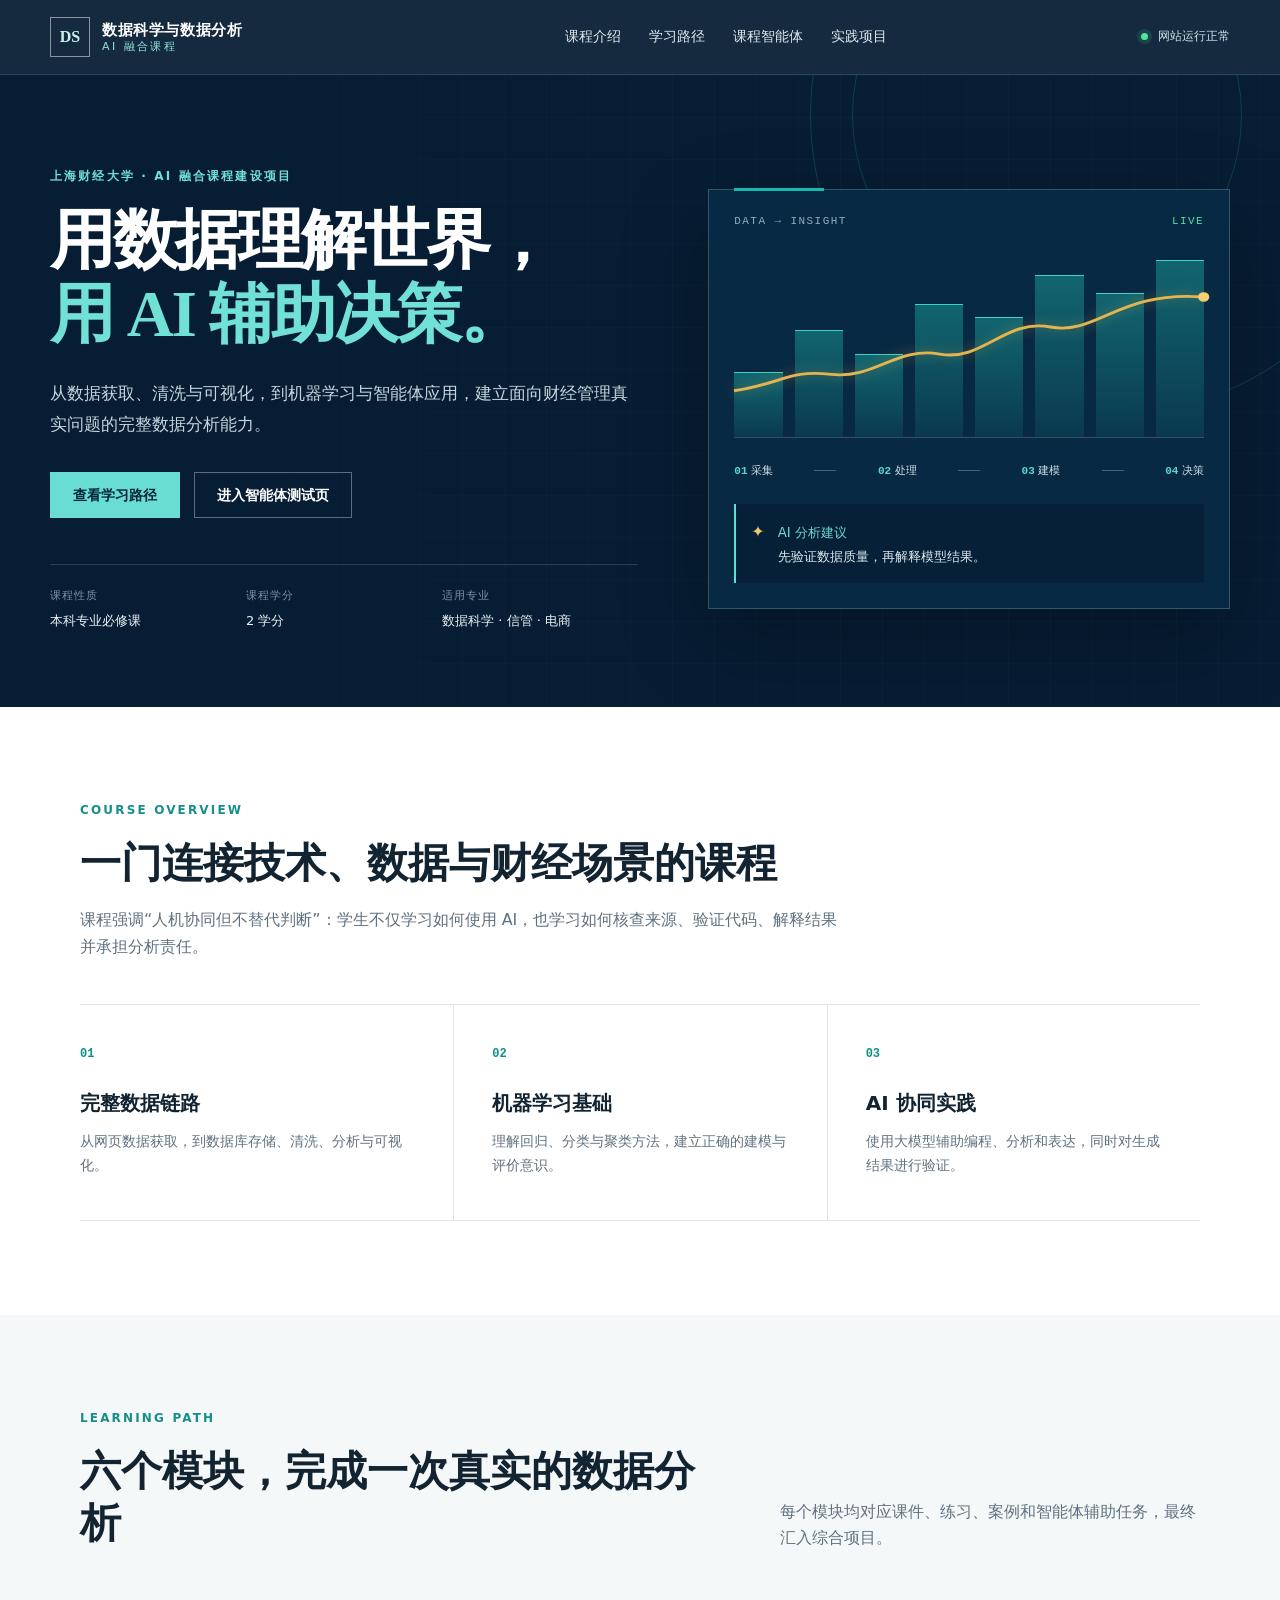
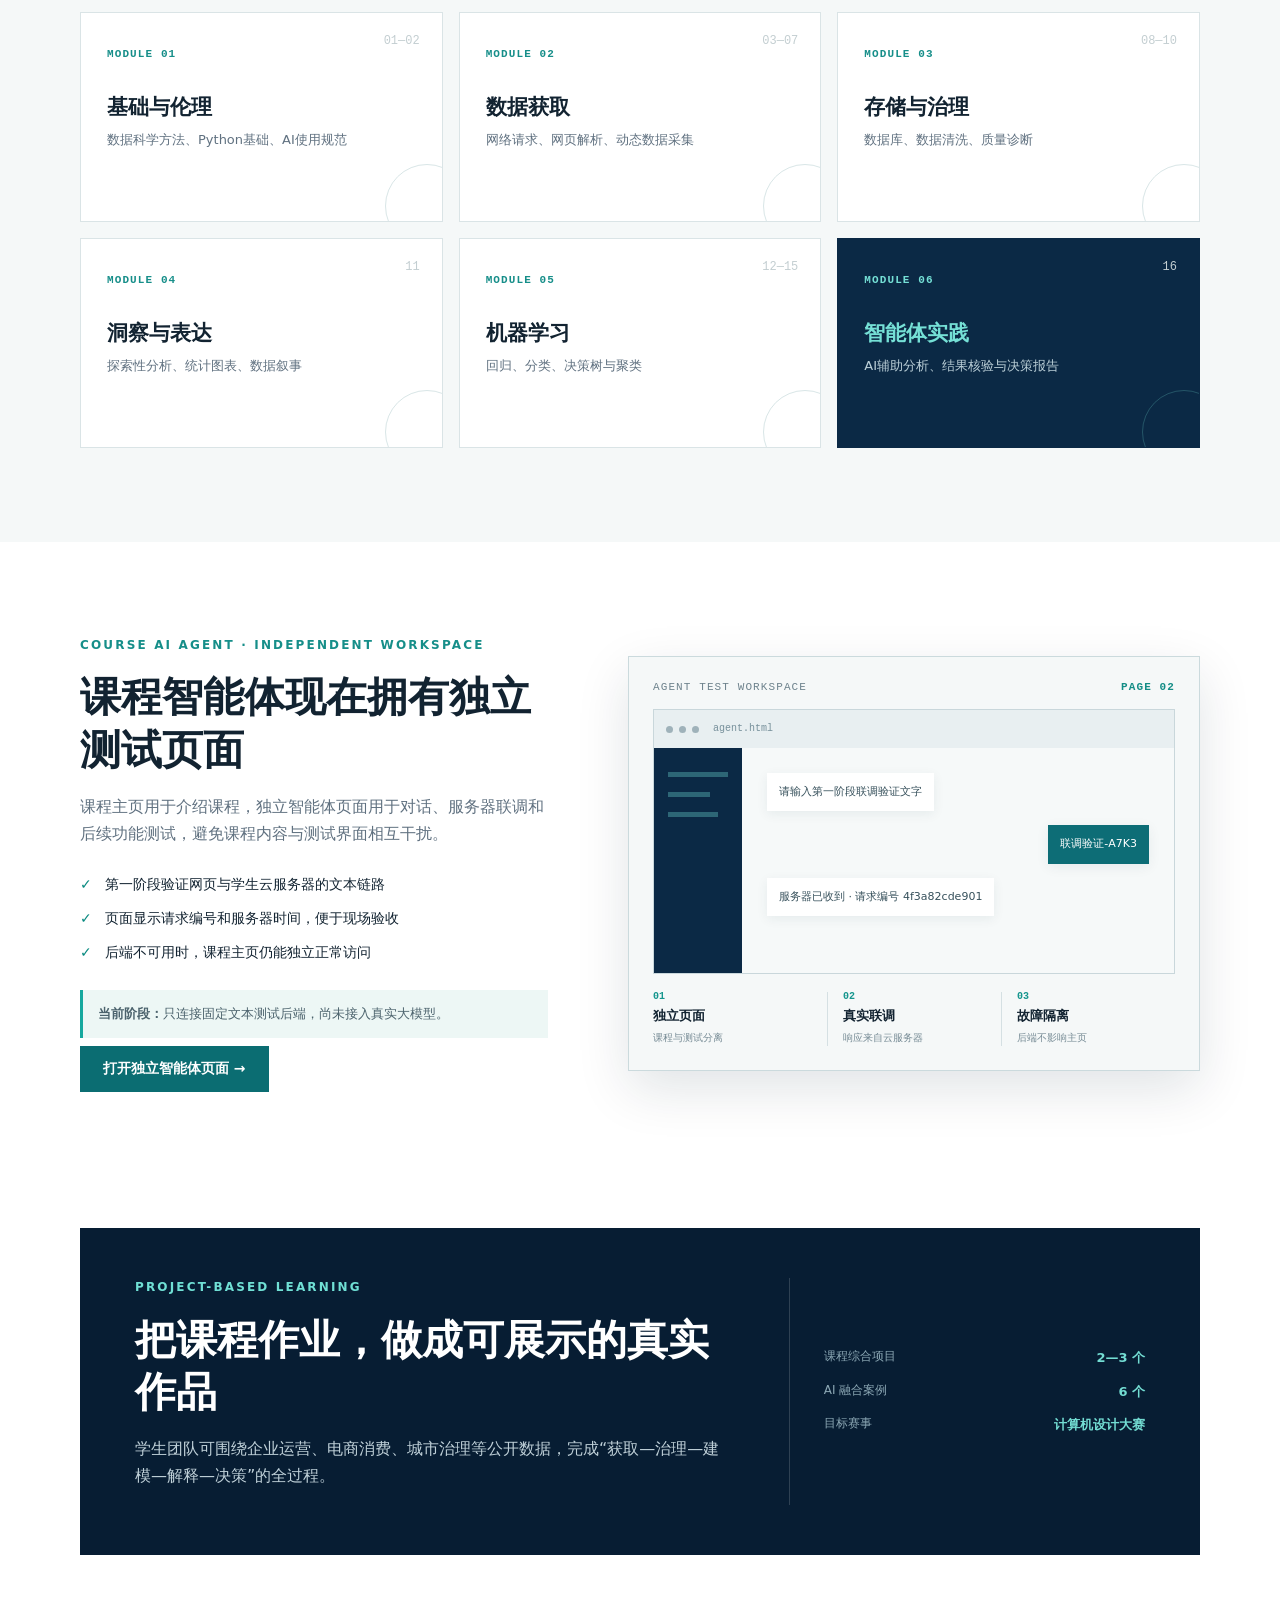
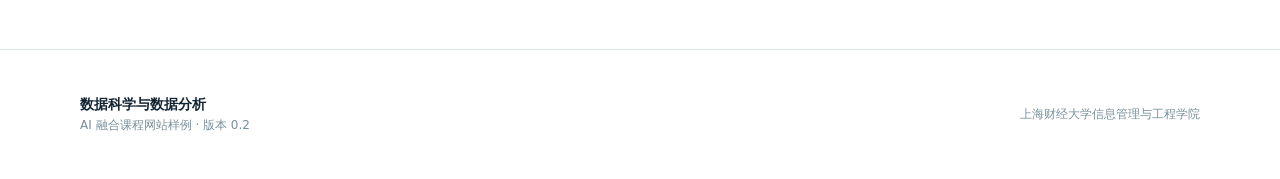
<file: index.html>
<!doctype html>
<html lang="zh-CN">
<head>
  <meta charset="utf-8">
  <meta name="viewport" content="width=device-width, initial-scale=1">
  <meta name="description" content="上海财经大学《数据科学与数据分析》AI融合课程网站样例">
  <title>数据科学与数据分析｜AI融合课程</title>
  <link rel="stylesheet" href="styles.css">
</head>
<body>
  <a class="skip-link" href="#main">跳到主要内容</a>

  <header class="site-header">
    <div class="nav-shell">
      <a class="brand" href="#top" aria-label="返回首页顶部">
        <span class="brand-mark" aria-hidden="true">DS</span>
        <span class="brand-copy">
          <strong>数据科学与数据分析</strong>
          <small>AI 融合课程</small>
        </span>
      </a>
      <button class="menu-button" type="button" aria-expanded="false" aria-controls="main-nav">菜单</button>
      <nav id="main-nav" class="main-nav" aria-label="主导航">
        <a href="#about">课程介绍</a>
        <a href="#path">学习路径</a>
        <a href="https://yuanhy18.github.io/data-science-course-site/agent.html">课程智能体</a>
        <a href="#project">实践项目</a>
      </nav>
      <span class="online-badge"><i aria-hidden="true"></i> 网站运行正常</span>
    </div>
  </header>

  <main id="main">
    <section id="top" class="hero">
      <div class="hero-orbit orbit-one" aria-hidden="true"></div>
      <div class="hero-orbit orbit-two" aria-hidden="true"></div>
      <div class="hero-grid" aria-hidden="true"></div>
      <div class="hero-inner">
        <div class="hero-copy">
          <p class="eyebrow">上海财经大学 · AI 融合课程建设项目</p>
          <h1>用数据理解世界，<br><span>用 AI 辅助决策。</span></h1>
          <p class="hero-lead">从数据获取、清洗与可视化，到机器学习与智能体应用，建立面向财经管理真实问题的完整数据分析能力。</p>
          <div class="hero-actions">
            <a class="button button-primary" href="#path">查看学习路径</a>
            <a class="button button-ghost" href="https://yuanhy18.github.io/data-science-course-site/agent.html">进入智能体测试页</a>
          </div>
          <dl class="hero-facts" aria-label="课程基本信息">
            <div><dt>课程性质</dt><dd>本科专业必修课</dd></div>
            <div><dt>课程学分</dt><dd>2 学分</dd></div>
            <div><dt>适用专业</dt><dd>数据科学 · 信管 · 电商</dd></div>
          </dl>
        </div>

        <aside class="hero-panel" aria-label="课程数据分析流程示意">
          <div class="panel-topline">
            <span>DATA → INSIGHT</span>
            <span class="panel-status">LIVE</span>
          </div>
          <div class="chart-area" aria-hidden="true">
            <div class="chart-bars">
              <i style="--height: 35%"></i><i style="--height: 58%"></i><i style="--height: 45%"></i>
              <i style="--height: 72%"></i><i style="--height: 65%"></i><i style="--height: 88%"></i>
              <i style="--height: 78%"></i><i style="--height: 96%"></i>
            </div>
            <svg class="chart-line" viewBox="0 0 420 150" preserveAspectRatio="none">
              <path d="M0 126 C45 118, 48 104, 87 109 S145 80, 184 88 S242 51, 283 60 S344 22, 420 29" />
              <circle cx="420" cy="29" r="5" />
            </svg>
          </div>
          <div class="flow-row">
            <span><b>01</b> 采集</span><i></i><span><b>02</b> 处理</span><i></i><span><b>03</b> 建模</span><i></i><span><b>04</b> 决策</span>
          </div>
          <div class="insight-card">
            <span class="spark" aria-hidden="true">✦</span>
            <div><small>AI 分析建议</small><p>先验证数据质量，再解释模型结果。</p></div>
          </div>
        </aside>
      </div>
    </section>

    <section id="about" class="section about-section">
      <div class="section-heading">
        <p class="eyebrow">COURSE OVERVIEW</p>
        <h2>一门连接技术、数据与财经场景的课程</h2>
        <p>课程强调“人机协同但不替代判断”：学生不仅学习如何使用 AI，也学习如何核查来源、验证代码、解释结果并承担分析责任。</p>
      </div>
      <div class="value-grid">
        <article><span class="number">01</span><h3>完整数据链路</h3><p>从网页数据获取，到数据库存储、清洗、分析与可视化。</p></article>
        <article><span class="number">02</span><h3>机器学习基础</h3><p>理解回归、分类与聚类方法，建立正确的建模与评价意识。</p></article>
        <article><span class="number">03</span><h3>AI 协同实践</h3><p>使用大模型辅助编程、分析和表达，同时对生成结果进行验证。</p></article>
      </div>
    </section>

    <section id="path" class="section path-section">
      <div class="section-heading heading-row">
        <div><p class="eyebrow">LEARNING PATH</p><h2>六个模块，完成一次真实的数据分析</h2></div>
        <p>每个模块均对应课件、练习、案例和智能体辅助任务，最终汇入综合项目。</p>
      </div>
      <div class="module-grid">
        <article class="module-card"><span>MODULE 01</span><b>基础与伦理</b><p>数据科学方法、Python基础、AI使用规范</p><em>01—02</em></article>
        <article class="module-card"><span>MODULE 02</span><b>数据获取</b><p>网络请求、网页解析、动态数据采集</p><em>03—07</em></article>
        <article class="module-card"><span>MODULE 03</span><b>存储与治理</b><p>数据库、数据清洗、质量诊断</p><em>08—10</em></article>
        <article class="module-card"><span>MODULE 04</span><b>洞察与表达</b><p>探索性分析、统计图表、数据叙事</p><em>11</em></article>
        <article class="module-card"><span>MODULE 05</span><b>机器学习</b><p>回归、分类、决策树与聚类</p><em>12—15</em></article>
        <article class="module-card featured"><span>MODULE 06</span><b>智能体实践</b><p>AI辅助分析、结果核验与决策报告</p><em>16</em></article>
      </div>
    </section>

    <section id="agent" class="section agent-section agent-entry-section">
      <div class="agent-copy">
        <p class="eyebrow">COURSE AI AGENT · INDEPENDENT WORKSPACE</p>
        <h2>课程智能体现在拥有独立测试页面</h2>
        <p>课程主页用于介绍课程，独立智能体页面用于对话、服务器联调和后续功能测试，避免课程内容与测试界面相互干扰。</p>
        <ul>
          <li>第一阶段验证网页与学生云服务器的文本链路</li>
          <li>页面显示请求编号和服务器时间，便于现场验收</li>
          <li>后端不可用时，课程主页仍能独立正常访问</li>
        </ul>
        <div class="prototype-note"><b>当前阶段：</b>只连接固定文本测试后端，尚未接入真实大模型。</div>
        <a class="button button-agent" href="https://yuanhy18.github.io/data-science-course-site/agent.html">打开独立智能体页面 →</a>
      </div>

      <aside class="agent-entry-card" aria-label="独立智能体页面说明">
        <div class="entry-card-topline"><span>AGENT TEST WORKSPACE</span><b>PAGE 02</b></div>
        <div class="entry-window" aria-hidden="true">
          <div class="entry-window-header"><i></i><i></i><i></i><span>agent.html</span></div>
          <div class="entry-window-body">
            <div class="entry-side"><span></span><span></span><span></span></div>
            <div class="entry-chat">
              <p class="entry-message">请输入第一阶段联调验证文字</p>
              <p class="entry-message entry-message-user">联调验证-A7K3</p>
              <p class="entry-message">服务器已收到 · 请求编号 4f3a82cde901</p>
            </div>
          </div>
        </div>
        <div class="entry-stats">
          <div><span>01</span><b>独立页面</b><small>课程与测试分离</small></div>
          <div><span>02</span><b>真实联调</b><small>响应来自云服务器</small></div>
          <div><span>03</span><b>故障隔离</b><small>后端不影响主页</small></div>
        </div>
      </aside>
    </section>

    <section id="project" class="section project-section">
      <div class="project-banner">
        <div>
          <p class="eyebrow">PROJECT-BASED LEARNING</p>
          <h2>把课程作业，做成可展示的真实作品</h2>
          <p>学生团队可围绕企业运营、电商消费、城市治理等公开数据，完成“获取—治理—建模—解释—决策”的全过程。</p>
        </div>
        <div class="project-meta">
          <span>课程综合项目</span><strong>2—3 个</strong>
          <span>AI 融合案例</span><strong>6 个</strong>
          <span>目标赛事</span><strong>计算机设计大赛</strong>
        </div>
      </div>
    </section>
  </main>

  <footer class="site-footer">
    <div><strong>数据科学与数据分析</strong><span>AI 融合课程网站样例 · 版本 0.2</span></div>
    <p>上海财经大学信息管理与工程学院</p>
  </footer>

  <script src="app.js"></script>
</body>
</html>
</file>
<file: styles.css>
:root {
  --navy: #071d33;
  --navy-2: #0b2945;
  --blue: #0c5d86;
  --teal: #18b9ad;
  --teal-light: #c8f4ed;
  --gold: #d8a842;
  --ink: #122331;
  --muted: #607180;
  --line: #dce5e9;
  --paper: #f5f8f8;
  --white: #fff;
  --shadow: 0 18px 50px rgba(5, 34, 53, .12);
}

* { box-sizing: border-box; }
html { scroll-behavior: smooth; }
body {
  margin: 0;
  color: var(--ink);
  background: var(--white);
  font-family: "Microsoft YaHei", "PingFang SC", system-ui, sans-serif;
  line-height: 1.65;
}
button, input { font: inherit; }
a { color: inherit; }
.skip-link { position: fixed; top: -60px; left: 12px; z-index: 100; padding: 8px 12px; background: #fff; }
.skip-link:focus { top: 12px; }
.sr-only { position: absolute; width: 1px; height: 1px; overflow: hidden; clip: rect(0,0,0,0); }

.site-header {
  position: sticky;
  top: 0;
  z-index: 50;
  color: #fff;
  background: rgba(7, 29, 51, .94);
  border-bottom: 1px solid rgba(255,255,255,.12);
  backdrop-filter: blur(14px);
}
.nav-shell { width: min(1180px, calc(100% - 40px)); min-height: 74px; margin: auto; display: flex; align-items: center; gap: 28px; }
.brand { display: flex; align-items: center; gap: 12px; min-width: 260px; text-decoration: none; }
.brand-mark { display: grid; place-items: center; width: 40px; height: 40px; border: 1px solid rgba(255,255,255,.5); color: var(--teal-light); font-family: Georgia, serif; font-weight: 700; }
.brand-copy { display: flex; flex-direction: column; line-height: 1.25; }
.brand-copy strong { font-size: 15px; letter-spacing: .04em; }
.brand-copy small { color: #8ee4dc; font-size: 11px; letter-spacing: .22em; }
.main-nav { display: flex; align-items: center; justify-content: center; gap: 28px; flex: 1; }
.main-nav a { color: #dfe9ee; font-size: 14px; text-decoration: none; }
.main-nav a:hover, .main-nav a:focus { color: #70e0d5; }
.main-nav a.nav-active { color: #70e0d5; }
.online-badge { white-space: nowrap; color: #cde4e8; font-size: 12px; }
.online-badge i, .chat-header small i { display: inline-block; width: 7px; height: 7px; margin-right: 6px; border-radius: 50%; background: #50e69e; box-shadow: 0 0 0 4px rgba(80,230,158,.13); }
.menu-button { display: none; color: #fff; border: 1px solid rgba(255,255,255,.3); background: transparent; }

.hero { position: relative; overflow: hidden; color: #fff; background: var(--navy); }
.hero-grid { position: absolute; inset: 0; opacity: .12; background-image: linear-gradient(rgba(255,255,255,.15) 1px, transparent 1px), linear-gradient(90deg, rgba(255,255,255,.15) 1px, transparent 1px); background-size: 42px 42px; mask-image: linear-gradient(to right, transparent, #000 48%, #000); }
.hero-orbit { position: absolute; border: 1px solid rgba(50,213,196,.18); border-radius: 50%; }
.orbit-one { width: 600px; height: 600px; right: -130px; top: -260px; }
.orbit-two { width: 390px; height: 390px; right: 38px; top: -155px; }
.hero-inner { position: relative; width: min(1180px, calc(100% - 40px)); min-height: 630px; margin: auto; padding: 92px 0 76px; display: grid; grid-template-columns: 1.06fr .94fr; gap: 70px; align-items: center; }
.eyebrow { margin: 0 0 16px; color: #168e89; font-size: 12px; font-weight: 700; letter-spacing: .18em; }
.hero .eyebrow, .project-banner .eyebrow { color: #70e0d5; }
.hero h1 { margin: 0; max-width: 680px; font-family: Georgia, "Songti SC", serif; font-size: clamp(45px, 5.1vw, 73px); line-height: 1.14; letter-spacing: -.035em; }
.hero h1 span { color: #71e0d5; }
.hero-lead { max-width: 650px; margin: 26px 0 32px; color: #c4d5dd; font-size: 17px; line-height: 1.85; }
.hero-actions { display: flex; gap: 14px; }
.button { display: inline-flex; min-height: 46px; padding: 0 22px; align-items: center; justify-content: center; border: 1px solid transparent; text-decoration: none; font-size: 14px; font-weight: 700; }
.button-primary { color: #06243a; background: #69ddd2; }
.button-primary:hover { background: #8ce8df; }
.button-ghost { color: #fff; border-color: rgba(255,255,255,.35); }
.button-ghost:hover { border-color: #69ddd2; }
.button-agent { margin-top: 8px; color: #fff; background: #0b6d72; }
.button-agent:hover { background: #09575b; }
.hero-facts { margin: 46px 0 0; padding-top: 22px; display: grid; grid-template-columns: repeat(3, 1fr); border-top: 1px solid rgba(255,255,255,.15); }
.hero-facts div { padding-right: 20px; }
.hero-facts dt { color: #7893a4; font-size: 11px; letter-spacing: .1em; }
.hero-facts dd { margin: 4px 0 0; color: #e9f2f5; font-size: 13px; }

.hero-panel { position: relative; padding: 25px; border: 1px solid rgba(144,232,222,.25); background: rgba(10,47,74,.74); box-shadow: 0 30px 80px rgba(0,0,0,.25); backdrop-filter: blur(10px); }
.hero-panel::before { content: ""; position: absolute; width: 90px; height: 3px; left: 25px; top: -2px; background: var(--teal); }
.panel-topline { display: flex; justify-content: space-between; color: #91adba; font: 11px/1.2 Consolas, monospace; letter-spacing: .13em; }
.panel-status { color: #57dfa6; }
.chart-area { position: relative; height: 185px; margin-top: 24px; border-bottom: 1px solid rgba(255,255,255,.18); }
.chart-bars { position: absolute; inset: 0; display: flex; align-items: flex-end; gap: 12px; }
.chart-bars i { flex: 1; height: var(--height); background: linear-gradient(to top, rgba(28,185,174,.11), rgba(28,185,174,.42)); border-top: 1px solid #42d1c5; }
.chart-line { position: absolute; inset: 16px 0 0; width: 100%; height: 145px; overflow: visible; }
.chart-line path { fill: none; stroke: #e4b44e; stroke-width: 3; filter: drop-shadow(0 0 6px rgba(228,180,78,.45)); }
.chart-line circle { fill: #f6cf72; }
.flow-row { display: flex; align-items: center; justify-content: space-between; margin: 24px 0; color: #cfe0e5; font-size: 11px; }
.flow-row span { white-space: nowrap; }
.flow-row b { color: #5cd6cb; font-family: Consolas, monospace; }
.flow-row i { width: 22px; height: 1px; background: #45637a; }
.insight-card { display: flex; gap: 13px; padding: 15px; color: #dce9ed; background: rgba(7,29,51,.65); border-left: 2px solid #62ddd1; }
.spark { color: #f0c86d; }
.insight-card small { color: #6fd8d0; }
.insight-card p { margin: 1px 0 0; font-size: 13px; }

.section { width: min(1120px, calc(100% - 40px)); margin: auto; padding: 94px 0; }
.section-heading { max-width: 760px; margin-bottom: 44px; }
.section-heading h2, .agent-copy h2, .project-banner h2 { margin: 0 0 18px; font-family: Georgia, "Songti SC", serif; font-size: clamp(31px, 3.2vw, 43px); line-height: 1.28; }
.section-heading > p:last-child, .heading-row > p { color: var(--muted); }
.value-grid { display: grid; grid-template-columns: repeat(3, 1fr); border-top: 1px solid var(--line); border-bottom: 1px solid var(--line); }
.value-grid article { min-height: 215px; padding: 34px 38px 30px 0; }
.value-grid article + article { padding-left: 38px; border-left: 1px solid var(--line); }
.number { color: #0e9189; font: 700 12px/1 Consolas, monospace; }
.value-grid h3 { margin: 22px 0 10px; font-size: 20px; }
.value-grid p { margin: 0; color: var(--muted); font-size: 14px; }

.path-section { width: 100%; padding-left: max(20px, calc((100% - 1120px)/2)); padding-right: max(20px, calc((100% - 1120px)/2)); background: var(--paper); }
.heading-row { max-width: none; display: grid; grid-template-columns: 1.2fr .8fr; gap: 70px; align-items: end; }
.module-grid { display: grid; grid-template-columns: repeat(3, 1fr); gap: 16px; }
.module-card { position: relative; min-height: 210px; padding: 26px; overflow: hidden; border: 1px solid #dae4e6; background: #fff; }
.module-card::after { content: ""; position: absolute; right: -27px; bottom: -27px; width: 82px; height: 82px; border: 1px solid #d9e6e7; border-radius: 50%; }
.module-card span { color: #168e89; font: 700 11px/1 Consolas, monospace; letter-spacing: .1em; }
.module-card b { display: block; margin: 29px 0 8px; font: 700 21px/1.3 Georgia, "Songti SC", serif; }
.module-card p { margin: 0; max-width: 240px; color: var(--muted); font-size: 13px; }
.module-card em { position: absolute; right: 22px; top: 22px; color: #c3ced1; font: normal 12px/1 Consolas, monospace; }
.module-card.featured { color: #fff; border-color: var(--navy-2); background: var(--navy-2); }
.module-card.featured span, .module-card.featured b { color: #75e0d6; }
.module-card.featured p { color: #bdd1d9; }
.module-card.featured::after { border-color: rgba(117,224,214,.24); }

.agent-section { display: grid; grid-template-columns: .87fr 1.13fr; gap: 80px; align-items: center; }
.agent-entry-section { grid-template-columns: .9fr 1.1fr; }
.agent-copy > p:not(.eyebrow) { color: var(--muted); }
.agent-copy ul { margin: 26px 0; padding: 0; list-style: none; }
.agent-copy li { position: relative; margin: 11px 0; padding-left: 25px; font-size: 14px; }
.agent-copy li::before { content: "✓"; position: absolute; left: 0; color: #07897f; font-weight: 700; }
.prototype-note { padding: 13px 15px; color: #4c636d; background: #edf7f5; border-left: 3px solid #16a89e; font-size: 13px; }
.agent-entry-card { padding: 24px; border: 1px solid #cbdadd; background: #f5f8f8; box-shadow: var(--shadow); }
.entry-card-topline { margin-bottom: 15px; display: flex; justify-content: space-between; color: #6d828c; font: 11px/1.2 Consolas, monospace; letter-spacing: .1em; }
.entry-card-topline b { color: #148d86; }
.entry-window { overflow: hidden; border: 1px solid #c9d7db; background: #fff; }
.entry-window-header { height: 38px; padding: 0 12px; display: flex; align-items: center; gap: 6px; color: #77909b; background: #e8eff1; font: 10px/1 Consolas, monospace; }
.entry-window-header i { width: 7px; height: 7px; border-radius: 50%; background: #9fb2ba; }
.entry-window-header span { margin-left: 8px; }
.entry-window-body { min-height: 225px; display: grid; grid-template-columns: 88px 1fr; }
.entry-side { padding: 24px 14px; display: flex; flex-direction: column; gap: 15px; background: var(--navy-2); }
.entry-side span { height: 5px; background: rgba(112,221,211,.34); }
.entry-side span:nth-child(2) { width: 70%; }
.entry-side span:nth-child(3) { width: 84%; }
.entry-chat { padding: 25px; background: #f6f9f9; }
.entry-message { width: fit-content; max-width: 88%; margin: 0 0 14px; padding: 10px 12px; color: #36505b; background: #fff; box-shadow: 0 3px 12px rgba(14,53,73,.07); font-size: 11px; }
.entry-message-user { margin-left: auto; color: #fff; background: #0d6d76; }
.entry-stats { display: grid; grid-template-columns: repeat(3, 1fr); margin-top: 18px; }
.entry-stats div { display: flex; flex-direction: column; gap: 3px; }
.entry-stats div + div { padding-left: 15px; border-left: 1px solid #d5e0e3; }
.entry-stats span { color: #15968e; font: 700 10px/1 Consolas, monospace; }
.entry-stats b { font-size: 13px; }
.entry-stats small { color: #758a94; font-size: 10px; }
.chat-shell { overflow: hidden; border: 1px solid #cbdadd; background: #fff; box-shadow: var(--shadow); }
.chat-header { min-height: 70px; padding: 13px 17px; display: flex; align-items: center; gap: 12px; color: #fff; background: var(--navy-2); }
.agent-avatar { display: grid; place-items: center; width: 41px; height: 41px; border-radius: 50%; color: #073047; background: #70ddd3; font-size: 12px; font-weight: 800; }
.chat-header > div:nth-child(2) { display: flex; flex: 1; flex-direction: column; line-height: 1.35; }
.chat-header small { color: #9eb5c0; font-size: 11px; }
.chat-header button { width: 35px; height: 35px; color: #dce9ed; border: 1px solid rgba(255,255,255,.18); background: transparent; cursor: pointer; }
.chat-messages { min-height: 244px; max-height: 300px; padding: 20px; overflow-y: auto; background: #f5f8f8; }
.message { width: fit-content; max-width: 84%; margin-bottom: 12px; padding: 11px 14px; border-radius: 2px 12px 12px 12px; font-size: 13px; }
.message-meta { display: block; margin-top: 7px; color: #71858e; font: 10px/1.45 Consolas, monospace; }
.assistant-message { color: #29404b; background: #fff; box-shadow: 0 3px 12px rgba(14,53,73,.08); }
.user-message { margin-left: auto; color: #fff; background: #0d6d76; border-radius: 12px 2px 12px 12px; }

/* ===== Markdown 消息内容样式 ===== */
.message-content h1 { font-size: 1.3rem; font-weight: 700; margin: 0.9rem 0 0.45rem; padding-bottom: 0.3rem; border-bottom: 2px solid #dce5e8; color: #1a3a44; line-height: 1.4; }
.message-content h2 { font-size: 1.15rem; font-weight: 700; margin: 0.8rem 0 0.4rem; padding-bottom: 0.25rem; border-bottom: 1px solid #e2eaed; color: #1f424e; line-height: 1.4; }
.message-content h3 { font-size: 1.02rem; font-weight: 700; margin: 0.7rem 0 0.35rem; color: #254f5c; line-height: 1.4; }
.message-content h4 { font-size: 0.93rem; font-weight: 700; margin: 0.55rem 0 0.25rem; color: #2d5a68; line-height: 1.4; }
.message-content p { margin: 0.35rem 0; line-height: 1.65; }
.message-content strong { font-weight: 700; color: #1a3a44; }
.message-content em { font-style: italic; color: #4a6a75; }
.message-content ul, .message-content ol { margin: 0.35rem 0; padding-left: 1.4rem; }
.message-content li { margin: 0.18rem 0; line-height: 1.6; }
.message-content ul li::marker { color: #0d6d76; }
.message-content ol li::marker { color: #0d6d76; font-weight: 600; }
.message-content code { background: #e8eff1; padding: 0.12em 0.4em; border-radius: 4px; font-family: 'SF Mono', 'Fira Code', 'Consolas', monospace; font-size: 0.88em; color: #c7254e; }
.message-content pre { background: #1e2a30; color: #d0dfe6; padding: 0.8rem 0.95rem; border-radius: 8px; overflow-x: auto; margin: 0.55rem 0; font-size: 0.84rem; line-height: 1.55; }
.message-content pre code { background: none; padding: 0; border-radius: 0; color: inherit; font-size: inherit; }
.message-content hr { border: none; border-top: 1px solid #d5e0e4; margin: 0.7rem 0; }
.message-content blockquote { border-left: 3px solid #0d6d76; padding: 0.25rem 0.7rem; margin: 0.45rem 0; background: #f0f5f6; border-radius: 0 6px 6px 0; color: #4a6a75; }
.message-content .mermaid { margin: 0.6rem 0; padding: 0.8rem; background: #fafcfc; border: 1px solid #dce5e8; border-radius: 8px; overflow-x: auto; text-align: center; }
.message-content .mermaid svg { max-width: 100%; height: auto; }
.message-content table { width: 100%; margin: 0.5rem 0; border-collapse: collapse; font-size: 0.9em; }
.message-content thead { background: #0d6d76; color: #fff; }
.message-content th { padding: 0.5rem 0.7rem; text-align: left; font-weight: 600; border: 1px solid #0a5a62; }
.message-content td { padding: 0.45rem 0.7rem; border: 1px solid #d5e0e4; }
.message-content tbody tr:nth-child(even) { background: #f5f9fa; }
.message-content tbody tr:hover { background: #e8f2f4; }
.message-content .katex-display { margin: 0.6rem 0; overflow-x: auto; overflow-y: hidden; }
.message-content .katex { font-size: 1.05em; }
.suggestions { padding: 12px 16px 4px; display: flex; gap: 7px; flex-wrap: wrap; background: #fff; }
.suggestions button { padding: 6px 9px; color: #41616c; border: 1px solid #cadadd; background: #fff; font-size: 11px; cursor: pointer; }
.suggestions button:hover { color: #087f77; border-color: #40bdb3; }
.suggestions span { padding: 5px 8px; color: #55717b; font-size: 11px; }
.chat-form { padding: 10px 16px 16px; display: flex; gap: 8px; }
.chat-form input { min-width: 0; flex: 1; padding: 10px 12px; border: 1px solid #c8d5d9; outline: none; font-size: 13px; }
.chat-form input:focus { border-color: #119d93; box-shadow: 0 0 0 3px rgba(17,157,147,.1); }
.chat-form textarea { min-width: 0; flex: 1; padding: 11px 12px; resize: vertical; border: 1px solid #c8d5d9; outline: none; font-size: 13px; line-height: 1.55; }
.chat-form textarea:focus { border-color: #119d93; box-shadow: 0 0 0 3px rgba(17,157,147,.1); }
.chat-form button { padding: 0 18px; color: #fff; border: 0; background: #0b6d72; cursor: pointer; }
.chat-form button:disabled, .chat-form textarea:disabled { cursor: wait; opacity: .65; }

.agent-page-body { min-height: 100vh; background: #eef4f4; }
.back-home-link { white-space: nowrap; color: #cde4e8; font-size: 12px; text-decoration: none; }
.back-home-link:hover { color: #70e0d5; }
.agent-page-main { width: min(1220px, calc(100% - 40px)); margin: auto; padding: 58px 0 70px; }
.agent-page-intro { margin-bottom: 30px; display: grid; grid-template-columns: 1fr auto; gap: 50px; align-items: end; }
.agent-page-intro h1 { margin: 0 0 14px; font-family: Georgia, "Songti SC", serif; font-size: clamp(34px, 4vw, 52px); line-height: 1.2; }
.agent-page-intro > div:first-child > p:last-child { max-width: 780px; margin: 0; color: var(--muted); }
.phase-badge { min-width: 245px; padding: 20px 22px; display: flex; flex-direction: column; color: #fff; background: var(--navy-2); border-left: 3px solid var(--teal); }
.phase-badge span { color: #8ea8b4; font-size: 11px; letter-spacing: .12em; }
.phase-badge strong { margin: 5px 0 2px; color: #72dfd4; font-size: 17px; }
.phase-badge small { color: #bed0d7; }
.agent-workspace { display: grid; grid-template-columns: 300px minmax(0, 1fr); gap: 20px; align-items: stretch; }
.test-sidebar { display: flex; flex-direction: column; gap: 14px; }
.status-panel, .test-guide, .safety-note { padding: 22px; border: 1px solid #d2dfe1; background: #fff; }
.sidebar-label { margin: 0 0 15px; color: #168e89; font: 700 10px/1 Consolas, monospace; letter-spacing: .13em; }
.server-status { display: flex; align-items: flex-start; gap: 10px; color: #27424d; font-size: 13px; }
.server-status i { flex: 0 0 auto; width: 9px; height: 9px; margin-top: 6px; border-radius: 50%; background: #a7b4ba; box-shadow: 0 0 0 4px rgba(167,180,186,.15); }
.server-status i[data-state="checking"] { background: #d8a842; box-shadow: 0 0 0 4px rgba(216,168,66,.15); }
.server-status i[data-state="online"] { background: #22b979; box-shadow: 0 0 0 4px rgba(34,185,121,.15); }
.server-status i[data-state="error"] { background: #d85555; box-shadow: 0 0 0 4px rgba(216,85,85,.15); }
.connection-details { margin: 20px 0 0; }
.connection-details div { padding: 10px 0; border-top: 1px solid #e2eaec; }
.connection-details dt { color: #80929a; font-size: 10px; }
.connection-details dd { margin: 3px 0 0; overflow-wrap: anywhere; color: #334e59; font: 11px/1.45 Consolas, monospace; }
.test-guide ol { margin: 0 0 18px; padding-left: 20px; color: #526c76; font-size: 12px; }
.test-guide li { margin: 7px 0; }
.test-prompt-button { width: 100%; padding: 10px; color: #fff; border: 0; background: #0b6d72; cursor: pointer; font-size: 12px; }
.test-prompt-button:hover { background: #09575b; }
.safety-note { color: #6c6252; background: #fffaf0; border-color: #eadcb9; }
.safety-note b { color: #9b6d1b; font-size: 12px; }
.safety-note p { margin: 5px 0 0; font-size: 11px; }
.agent-chat-shell { min-height: 620px; display: flex; flex-direction: column; }
.agent-chat-messages { min-height: 390px; max-height: 520px; flex: 1; }
.agent-chat-form { align-items: stretch; }
.agent-chat-form button { min-width: 105px; }
.chat-disclaimer { padding: 0 16px 15px; color: #7a8d95; font-size: 10px; text-align: center; }
.agent-page-footer { background: #fff; }
.agent-page-footer a { text-decoration: none; }

.project-section { padding-top: 42px; }
.project-banner { padding: 50px 55px; display: grid; grid-template-columns: 1.25fr .75fr; gap: 60px; color: #fff; background: var(--navy); }
.project-banner > div > p:last-child { max-width: 650px; color: #bfd0d8; }
.project-meta { display: grid; grid-template-columns: 1fr auto; align-content: center; gap: 12px 24px; padding-left: 34px; border-left: 1px solid rgba(255,255,255,.16); }
.project-meta span { color: #8ca8b5; font-size: 12px; }
.project-meta strong { color: #73ddd3; text-align: right; font-size: 13px; }
.site-footer { min-height: 130px; padding: 35px max(20px, calc((100% - 1120px)/2)); display: flex; align-items: center; justify-content: space-between; color: #78909c; border-top: 1px solid var(--line); font-size: 12px; }
.site-footer div { display: flex; flex-direction: column; }
.site-footer strong { color: var(--ink); font-size: 14px; }
.site-footer p { margin: 0; }

@media (max-width: 920px) {
  .online-badge { display: none; }
  .hero-inner { grid-template-columns: 1fr; gap: 50px; padding-top: 70px; }
  .hero-panel { max-width: 610px; }
  .agent-section { grid-template-columns: 1fr; gap: 42px; }
  .agent-page-intro { grid-template-columns: 1fr; gap: 22px; }
  .phase-badge { max-width: 360px; }
  .agent-workspace { grid-template-columns: 1fr; }
  .test-sidebar { display: grid; grid-template-columns: 1fr 1fr; }
  .safety-note { grid-column: 1 / -1; }
  .project-banner { grid-template-columns: 1fr; gap: 30px; }
  .project-meta { padding: 25px 0 0; border-left: 0; border-top: 1px solid rgba(255,255,255,.16); }
}

@media (max-width: 700px) {
  .nav-shell { min-height: 66px; flex-wrap: wrap; padding: 10px 0; }
  .brand { min-width: 0; flex: 1; }
  .brand-copy strong { font-size: 13px; }
  .menu-button { display: block; padding: 6px 10px; }
  .main-nav { display: none; flex-basis: 100%; padding: 10px 0 4px; justify-content: flex-start; gap: 0; flex-direction: column; align-items: stretch; }
  .main-nav.open { display: flex; }
  .main-nav a { padding: 8px 0; }
  .back-home-link { display: none; }
  .hero-inner { min-height: auto; }
  .hero-facts { grid-template-columns: 1fr; gap: 15px; }
  .hero-facts div { display: grid; grid-template-columns: 100px 1fr; }
  .hero-facts dd { margin: 0; }
  .value-grid, .module-grid { grid-template-columns: 1fr; }
  .value-grid article, .value-grid article + article { min-height: auto; padding: 28px 0; border-left: 0; border-top: 1px solid var(--line); }
  .heading-row { grid-template-columns: 1fr; gap: 0; }
  .section { padding-top: 72px; padding-bottom: 72px; }
  .project-banner { padding: 38px 26px; }
  .agent-page-main { width: min(100% - 24px, 1220px); padding-top: 38px; }
  .test-sidebar { display: flex; }
  .entry-window-body { grid-template-columns: 58px 1fr; }
  .entry-chat { padding: 18px 14px; }
  .entry-stats { gap: 12px; grid-template-columns: 1fr; }
  .entry-stats div + div { padding: 12px 0 0; border-left: 0; border-top: 1px solid #d5e0e3; }
  .agent-chat-shell { min-height: 560px; }
  .agent-chat-messages { min-height: 330px; }
  .agent-chat-form { flex-direction: column; }
  .agent-chat-form button { min-height: 44px; }
  .site-footer { padding-top: 28px; padding-bottom: 28px; align-items: flex-start; gap: 18px; flex-direction: column; }
}

@media (prefers-reduced-motion: reduce) { html { scroll-behavior: auto; } }

/* ===== Markdown 表格 ===== */
.table-scroll { width: 100%; overflow-x: auto; margin: 14px 0; -webkit-overflow-scrolling: touch; }
.message-content .table-scroll table { width: 100%; min-width: 420px; border-collapse: collapse; font-size: 14px; background: #fff; }
.message-content th, .message-content td { border: 1px solid var(--line); padding: 9px 12px; text-align: left; vertical-align: top; line-height: 1.6; }
.message-content thead th { background: #edf4f6; font-weight: 600; color: var(--ink); white-space: nowrap; }
.message-content tbody tr:nth-child(even) { background: #fafcfc; }
/* ===== LaTeX 公式 ===== */
.math-block { margin: 14px 0; text-align: center; overflow-x: auto; }
.math-block .katex-display { margin: 0; }
.math-inline { white-space: nowrap; }
</file>
